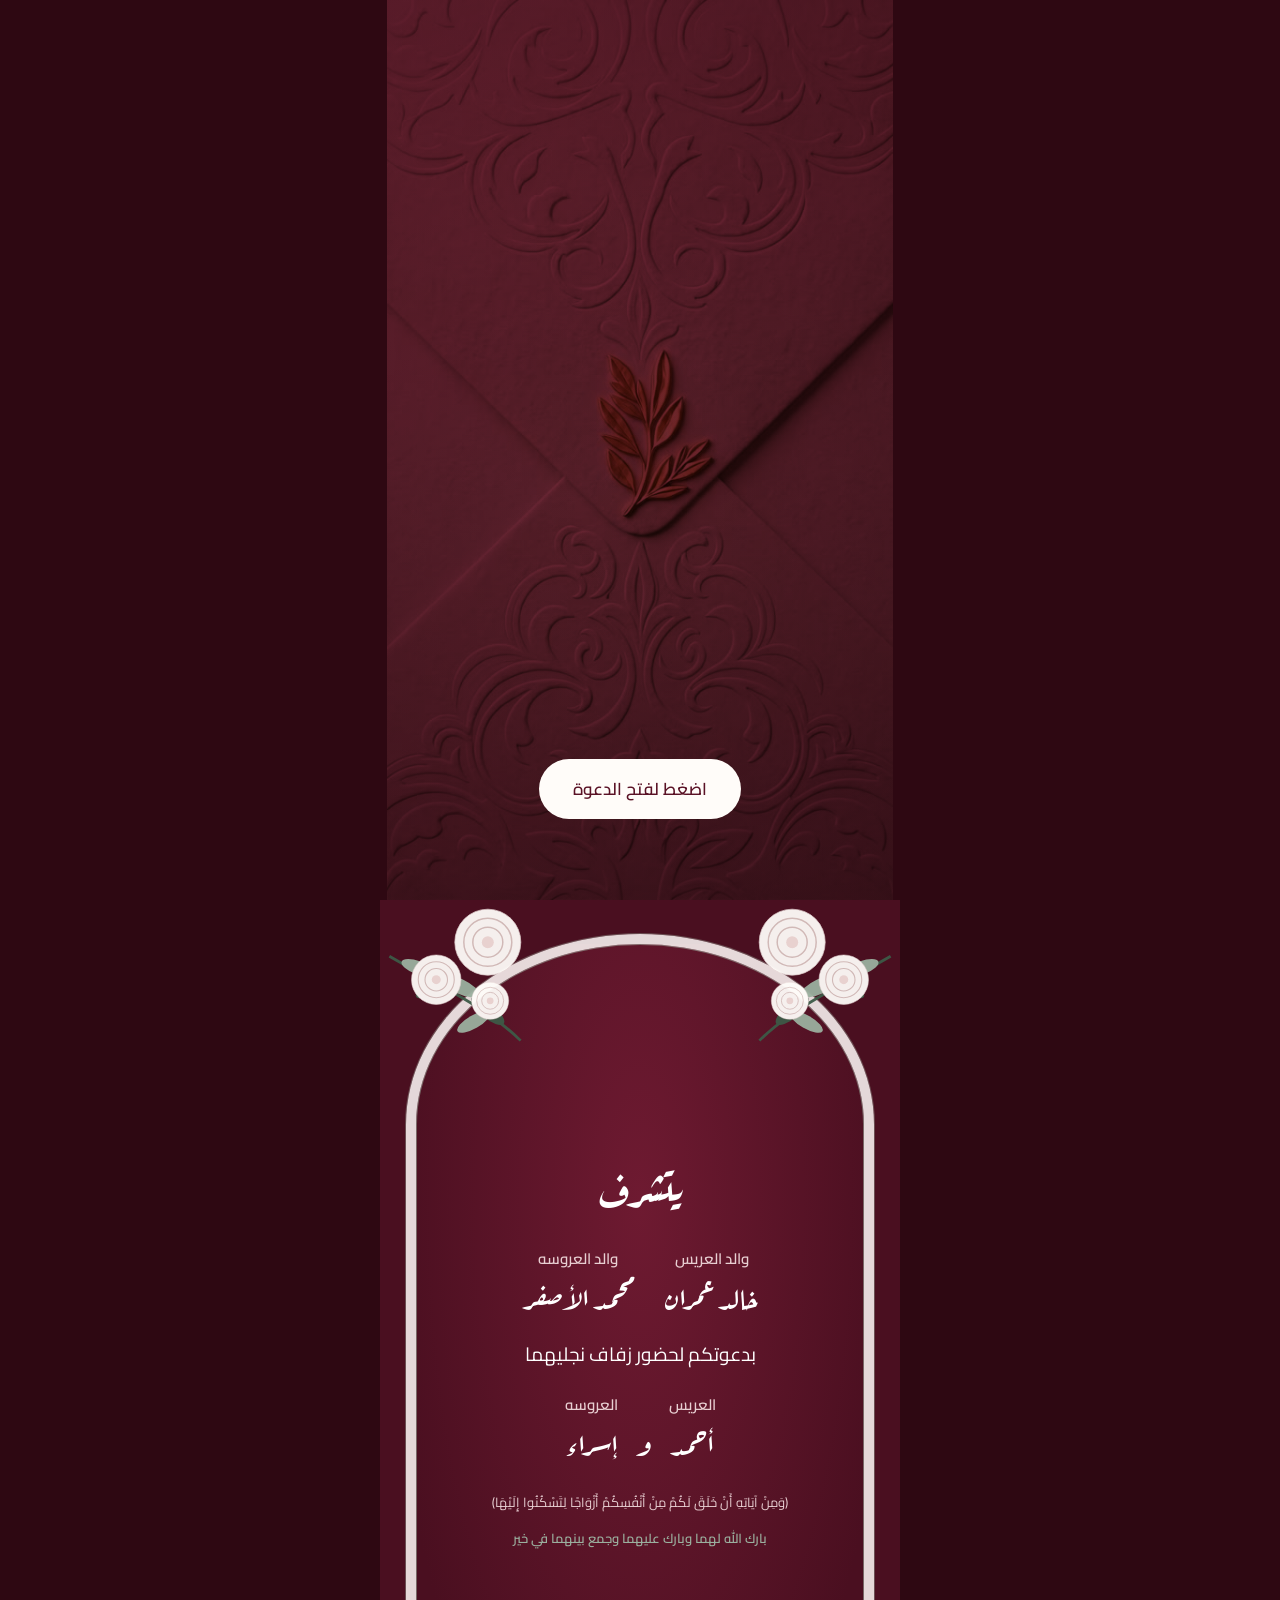
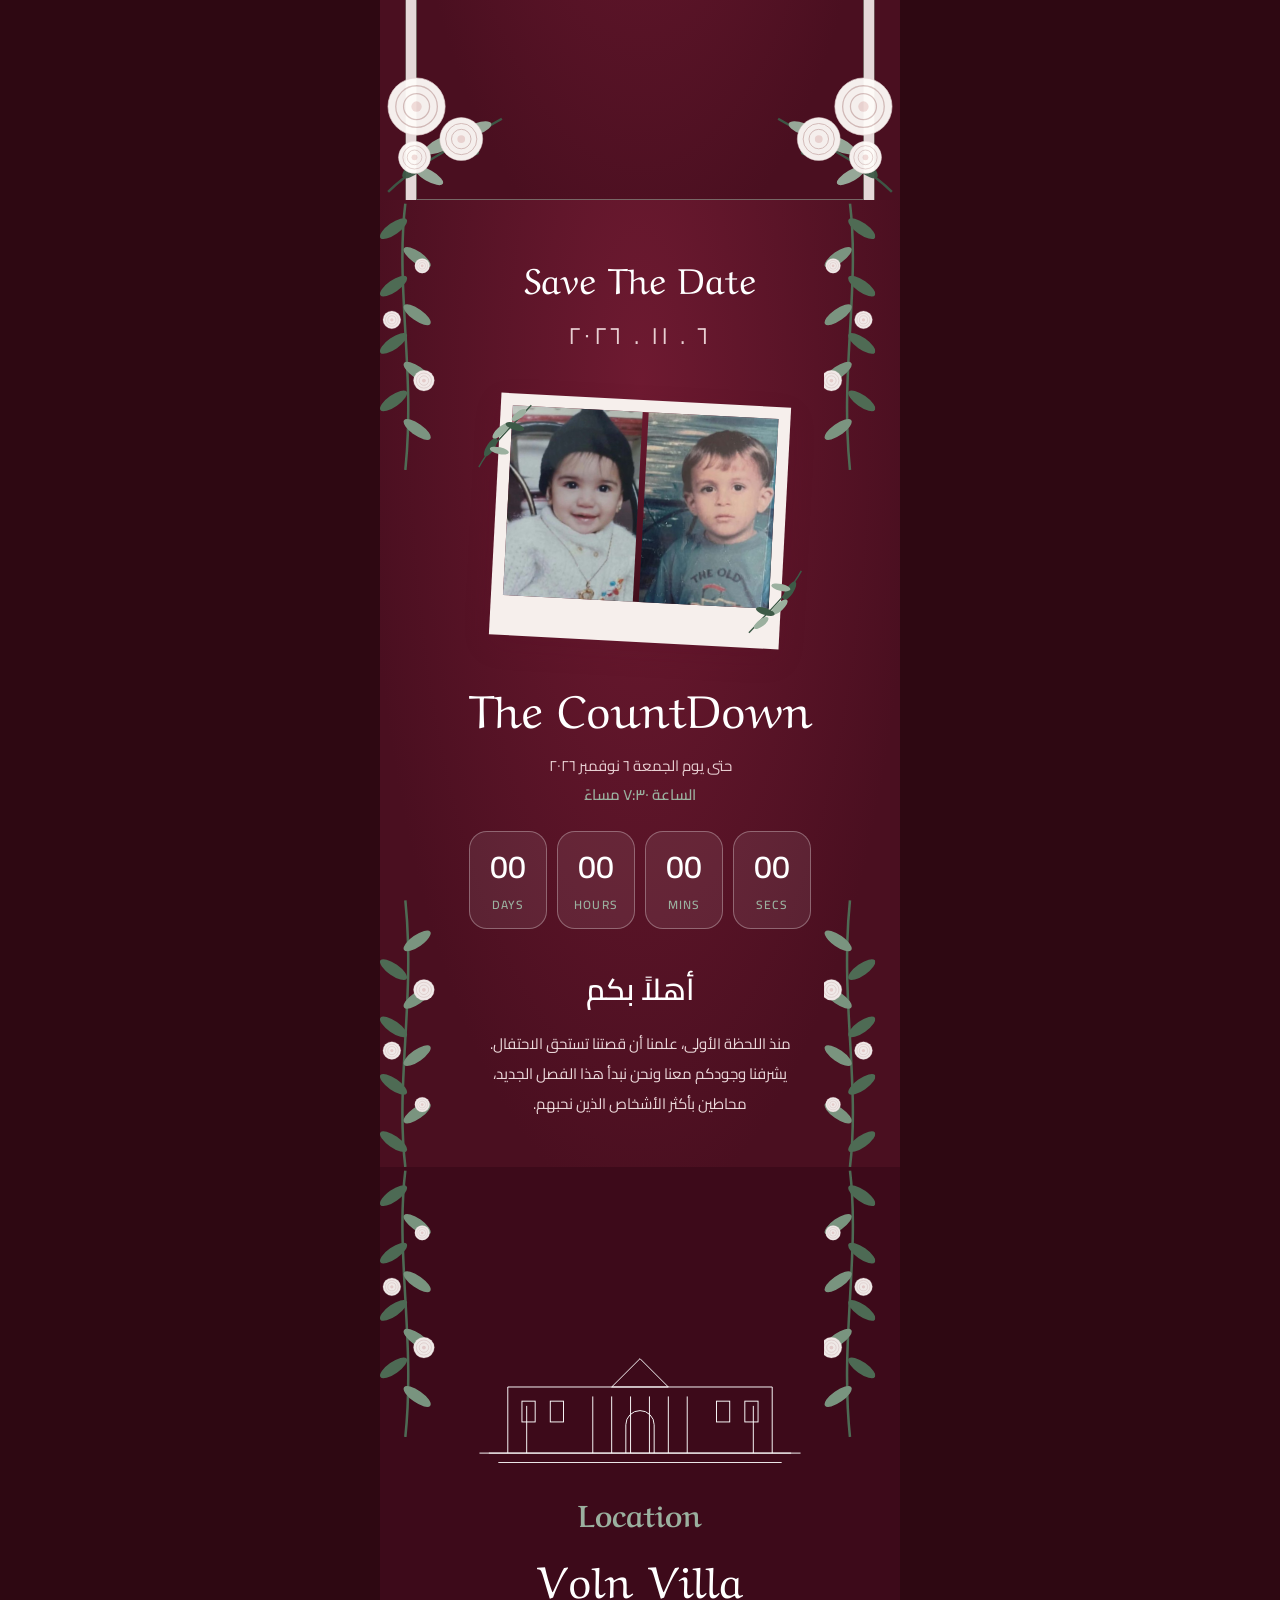
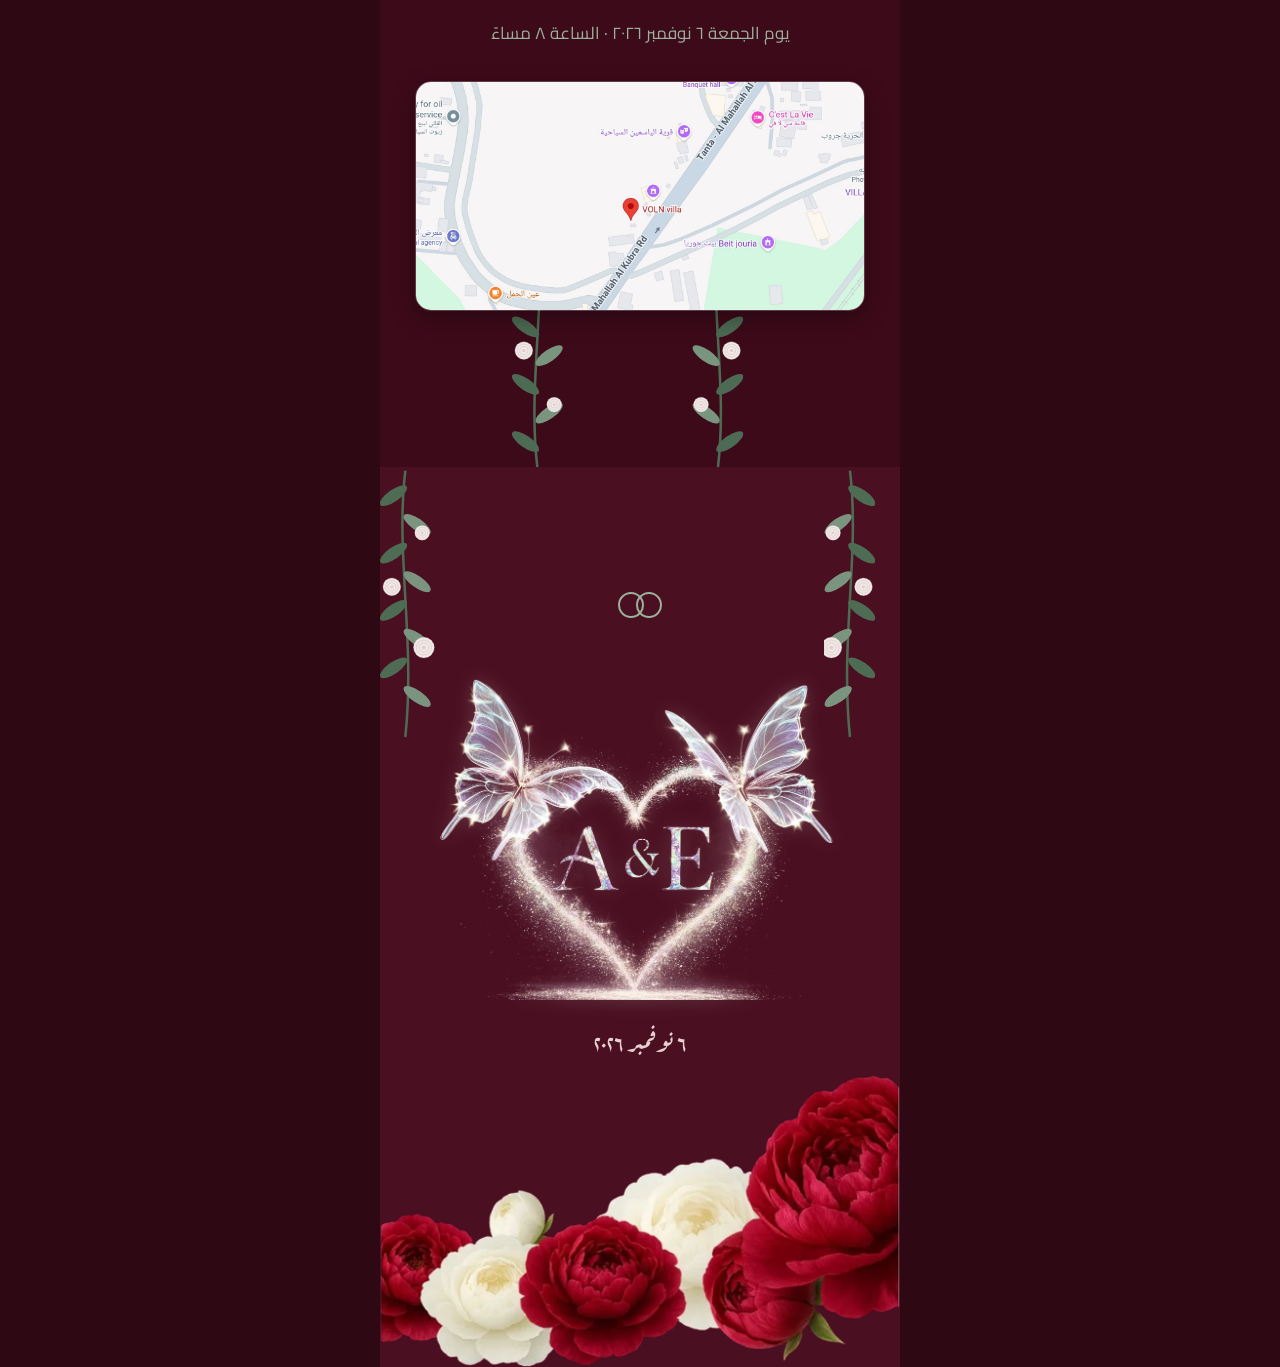
<file: index.html>
<!DOCTYPE html>
<html lang="ar" dir="rtl">
<head>
<meta charset="utf-8">
<meta name="viewport" content="width=device-width, initial-scale=1, viewport-fit=cover">
<title>دعوة زفاف أحمد وإسراء</title>
<link href="https://fonts.googleapis.com/css2?family=Aref+Ruqaa:wght@400;700&family=Cairo:wght@300;400;600&family=Playfair+Display:ital@1&display=swap" rel="stylesheet">
<link rel="stylesheet" href="style.css">
<meta name="description" content="We invite you to the wedding of Ahmed &amp; Esraa">
<meta property="og:title" content="Ahmed &amp; Esraa">
<meta property="og:description" content="We invite you to the wedding of Ahmed &amp; Esraa | Friday, November 6, 2026">
<meta property="og:url" content="https://ahmed-esraa-weddingg.vercel.app/">
<meta property="og:type" content="website">
<meta property="og:image" content="https://ahmed-esraa-weddingg.vercel.app/preview2.jpg">
<meta property="og:image:type" content="image/jpeg">
<meta property="og:image:width" content="1200">
<meta property="og:image:height" content="630">
<meta name="twitter:card" content="summary_large_image">
<meta name="twitter:image" content="https://ahmed-esraa-weddingg.vercel.app/preview2.jpg">
</head>
<body class="lock">
<audio id="bgm" src="./Albumaty.Com.Mahmoud.El.Esseily.Farha.mp3" loop preload="auto"></audio>
<svg width="0" height="0" style="position:absolute"><defs>
<symbol id="rose" viewBox="0 0 100 100"><circle cx="50" cy="50" r="44" fill="#fffcf9" stroke="#e6d6d4"/><circle cx="50" cy="50" r="32" fill="none" stroke="#d9c3c0" stroke-width="2"/><circle cx="50" cy="50" r="20" fill="none" stroke="#d9c3c0" stroke-width="2"/><circle cx="50" cy="50" r="8" fill="#f1dcd9"/></symbol>
<symbol id="sprig" viewBox="0 0 160 120"><g fill="#3d5a47"><path d="M10 110C40 80 80 60 150 20" stroke="#3d5a47" stroke-width="3" fill="none"/><ellipse cx="45" cy="78" rx="22" ry="8" transform="rotate(-40 45 78)"/><ellipse cx="75" cy="52" rx="22" ry="8" transform="rotate(-25 75 52)" fill="#9bb09f"/><ellipse cx="105" cy="52" rx="20" ry="7" transform="rotate(35 105 52)"/><ellipse cx="120" cy="32" rx="18" ry="7" transform="rotate(-20 120 32)" fill="#9bb09f"/><ellipse cx="60" cy="90" rx="20" ry="7" transform="rotate(30 60 90)" fill="#9bb09f"/></g></symbol>
<symbol id="branch" viewBox="0 0 90 320"><path d="M30 320C18 220 42 120 30 4" stroke="#4f7359" stroke-width="3" fill="none"/><ellipse cx="16" cy="290" rx="19" ry="7" transform="rotate(35 16 290)" fill="#4f7359"/><ellipse cx="44" cy="256" rx="19" ry="7" transform="rotate(-35 44 256)" fill="#7fa088"/><ellipse cx="16" cy="222" rx="19" ry="7" transform="rotate(35 16 222)" fill="#4f7359"/><ellipse cx="44" cy="188" rx="19" ry="7" transform="rotate(-35 44 188)" fill="#7fa088"/><ellipse cx="16" cy="154" rx="19" ry="7" transform="rotate(35 16 154)" fill="#4f7359"/><ellipse cx="44" cy="120" rx="19" ry="7" transform="rotate(-35 44 120)" fill="#7fa088"/><ellipse cx="16" cy="86" rx="19" ry="7" transform="rotate(35 16 86)" fill="#4f7359"/><ellipse cx="44" cy="52" rx="19" ry="7" transform="rotate(-35 44 52)" fill="#7fa088"/><use href="#rose" x="38" y="96" width="28" height="28"/><use href="#rose" x="2" y="170" width="24" height="24"/><use href="#rose" x="40" y="236" width="20" height="20"/></symbol><symbol id="flo" viewBox="0 0 160 160"><use href="#sprig" x="0" y="40" width="160" height="120"/><use href="#rose" x="5" y="5" width="80" height="80"/><use href="#rose" x="70" y="55" width="60" height="60"/><use href="#rose" x="20" y="85" width="45" height="45"/></symbol>
</defs></svg>

<div id="env"><div class="box">
<video id="ev" src="envelope.mp4" poster="envelope-poster.jpg" muted playsinline preload="auto"></video>
<div class="tint"></div><div class="tint2"></div>
<button id="openBtn">اضغط لفتح الدعوة</button></div></div>

<button id="snd" aria-label="تشغيل أو إيقاف الصوت"><svg id="si" width="26" height="26" viewBox="0 0 24 24" fill="none" stroke="currentColor" stroke-width="1.6" stroke-linecap="round" stroke-linejoin="round"><path d="M3 9h4l5-4v14l-5-4H3z"/><path id="wv" d="M16 9a4 4 0 010 6M19 6a8 8 0 010 12"/></svg></button>

<button id="as" aria-label="تمرير تلقائي" aria-pressed="false" style="position:fixed;z-index:40;bottom:calc(20px + env(safe-area-inset-bottom,0px));width:56px;height:56px;border-radius:50%;border:0;background:var(--paper);color:var(--w5);display:grid;place-items:center;cursor:pointer;box-shadow:0 4px 18px rgba(0,0,0,.25)"><svg id="ai" width="24" height="24" viewBox="0 0 24 24" fill="none" stroke="currentColor" stroke-width="1.8" stroke-linecap="round" stroke-linejoin="round"></svg></button>
<main class="col">
<section id="hero">
<video id="hv" src="hero.mp4" poster="hero-poster.jpg" muted loop playsinline preload="auto"></video><div class="ov"></div>
<div class="in">
<div class="bis ruq h1" style="--i:0">بِسْمِ اللَّهِ الرَّحْمَٰنِ الرَّحِيمِ</div>
<div class="sub h1" style="--i:1">نتشرف بدعوتكم لحفل زفافنا</div>
<div class="rule h1" style="--i:2">★</div>
<div class="nm ruq h1" style="--i:3">أحمد</div>
<div class="amp h1" style="--i:4">&amp;</div>
<div class="nm ruq h1" style="--i:5">إسراء</div>
<div class="rule h1" style="--i:6">★</div>
<div class="dt ruq h1" style="--i:7">٦ نوفمبر ٢٠٢٦</div>

</div><img class="pe" id="pe1" src="flowers.webp" alt=""></section>

<section id="inv">
<div class="arch"></div>
<svg class="fl" style="top:0;right:0"><use href="#flo"/></svg>
<svg class="fl" style="top:0;left:0;transform:scaleX(-1)"><use href="#flo"/></svg>
<svg class="fl" style="bottom:0;left:0;width:130px;height:130px"><use href="#flo"/></svg>
<svg class="fl" style="bottom:0;right:0;width:130px;height:130px;transform:scaleX(-1)"><use href="#flo"/></svg>
<div class="inv rv">
<div class="big ruq">يتشرف</div>
<div class="pair"><div><span class="t">والد العريس</span><span class="n ruq">خالد عمران</span></div>
<div><span class="t">والد العروسه</span><span class="n ruq">محمد الأصفر</span></div></div>
<div class="txt">بدعوتكم لحضور زفاف نجليهما</div>
<div class="pair" style="gap:18px;align-items:flex-end"><div><span class="t">العريس</span><span class="n ruq">أحمد</span></div><span class="n ruq">و</span><div><span class="t">العروسه</span><span class="n ruq">إسراء</span></div></div>
<div class="ayah">﴿وَمِنْ آيَاتِهِ أَنْ خَلَقَ لَكُمْ مِنْ أَنْفُسِكُمْ أَزْوَاجًا لِتَسْكُنُوا إِلَيْهَا﴾</div>
<div class="dua">بارك الله لهما وبارك عليهما وجمع بينهما في خير</div>
</div></section>

<section id="cd"><svg class="br t l" viewBox="0 0 90 320" aria-hidden="true"><use href="#branch" style="transform:scale(1,-1);transform-box:fill-box;transform-origin:center"/></svg><svg class="br t r" viewBox="0 0 90 320" aria-hidden="true"><use href="#branch" style="transform:scale(-1,-1);transform-box:fill-box;transform-origin:center"/></svg><svg class="br b l" viewBox="0 0 90 320" aria-hidden="true"><use href="#branch" style="transform:scale(1,1);transform-box:fill-box;transform-origin:center"/></svg><svg class="br b r" viewBox="0 0 90 320" aria-hidden="true"><use href="#branch" style="transform:scale(-1,1);transform-box:fill-box;transform-origin:center"/></svg>
<div class="sv ruq"> Save The Date</div><div class="sd" dir="ltr">٦ . ١١ . ٢٠٢٦</div>
<div class="pol"><div class="f"><div class="ph"><img src="ahmed.jpg" alt="أحمد"><img src="esraa.jpg" alt="إسراء"></div></div>
<svg style="top:-34px;left:-34px;transform:rotate(-20deg)"><use href="#sprig"/></svg>
<svg style="bottom:-30px;right:-34px;transform:rotate(160deg)"><use href="#sprig"/></svg></div>
<div class="cdt cdt-a"> The CountDown</div>
<div class="until">حتى يوم الجمعة ٦ نوفمبر ٢٠٢٦<br><b>الساعة ٧:٣٠ مساءً</b></div>
<div class="boxes" id="bx"><div class="bx"><b>00</b><span>DAYS</span></div><div class="bx"><b>00</b><span>HOURS</span></div><div class="bx"><b>00</b><span>MINS</span></div><div class="bx"><b>00</b><span>SECS</span></div></div>
<div class="wel">أهلاً بكم</div>
<p class="wp">منذ اللحظة الأولى، علمنا أن قصتنا تستحق الاحتفال. يشرفنا وجودكم معنا ونحن نبدأ هذا الفصل الجديد، محاطين بأكثر الأشخاص الذين نحبهم.</p>
</section>

<section id="ven"><svg class="br t l" viewBox="0 0 90 320" aria-hidden="true"><use href="#branch" style="transform:scale(1,-1);transform-box:fill-box;transform-origin:center"/></svg><svg class="br t r" viewBox="0 0 90 320" aria-hidden="true"><use href="#branch" style="transform:scale(-1,-1);transform-box:fill-box;transform-origin:center"/></svg><svg class="br b l" viewBox="0 0 90 320" aria-hidden="true"><use href="#branch" style="transform:scale(1,1);transform-box:fill-box;transform-origin:center"/></svg><svg class="br b r" viewBox="0 0 90 320" aria-hidden="true"><use href="#branch" style="transform:scale(-1,1);transform-box:fill-box;transform-origin:center"/></svg>
<svg class="b rv" viewBox="0 0 360 170" fill="none" stroke="currentColor" stroke-width="1"><path d="M20 160h320M40 160v-70h280v70M150 90l30-30 30 30M150 90h60M130 160v-60M230 160v-60M150 160v-60M210 160v-60M170 160v-60M190 160v-60M60 160v-50M300 160v-50M10 160h340M30 170h300"/><path d="M165 160v-30a15 15 0 0130 0v30"/><g><rect x="55" y="105" width="14" height="22"/><rect x="85" y="105" width="14" height="22"/><rect x="261" y="105" width="14" height="22"/><rect x="291" y="105" width="14" height="22"/></g></svg>
<div class="vn ruq rv"> Location</div>
<div class="vc ruq rv"> Voln Villa </div>

<div class="vl rv" style="color:var(--sage)">يوم الجمعة ٦ نوفمبر ٢٠٢٦ · الساعة ٨ مساءً</div>
<a class="map-link-card rv" href="https://maps.app.goo.gl/HVQM5vEbZ224rzEf6?g_st=iw" target="_blank" rel="noopener">
    <img src="./Screenshot 2026-10-09 035436.jpg" alt="خريطة الموقع" class="map-img">
</a>
</section>

<section id="end"><svg class="br t l" viewBox="0 0 90 320" aria-hidden="true"><use href="#branch" style="transform:scale(1,-1);transform-box:fill-box;transform-origin:center"/></svg><svg class="br t r" viewBox="0 0 90 320" aria-hidden="true"><use href="#branch" style="transform:scale(-1,-1);transform-box:fill-box;transform-origin:center"/></svg><svg class="br b l" viewBox="0 0 90 320" aria-hidden="true"><use href="#branch" style="transform:scale(1,1);transform-box:fill-box;transform-origin:center"/></svg><svg class="br b r" viewBox="0 0 90 320" aria-hidden="true"><use href="#branch" style="transform:scale(-1,1);transform-box:fill-box;transform-origin:center"/></svg>
<div class="rings rv"><i></i><i></i></div>
<img class="bf rv" src="butterfly-heart.webp" alt="A &amp; E">
<div class="edt ruq rv" style="font-size:24px">٦ نوفمبر ٢٠٢٦</div>
<img class="pe" id="pe2" alt="">
</section>
</main>

<script src="script.js"></script>
</body>
</html>
</file>
<file: style.css>
:root{--w9:#2e0812;--w7:#5a1226;--w5:#7d1f38;--blush:#f6efec;--paper:#fffcf9;--green:#3d5a47;--sage:#9bb09f;--ink:#2a1218;--mute:#6b4a52;--line:#e6d6d4;
box-sizing:border-box;padding-top:env(safe-area-inset-top,0px);padding-bottom:env(safe-area-inset-bottom,0px)}
:root:not([data-theme="light"]){}
html{height:100%;scroll-padding-top:env(safe-area-inset-top,0px);scroll-behavior:smooth}
*{box-sizing:border-box;margin:0}
body{min-height:100%;background:var(--w9);font-family:Cairo,sans-serif;color:var(--ink);overflow-x:hidden}
body.lock{overflow:hidden}
.col{width:min(100%,520px);margin:0 auto;position:relative}
section{min-height:100svh;position:relative;overflow:hidden;display:flex;flex-direction:column;align-items:center;justify-content:center;text-align:center;padding:48px 24px}
.ruq{font-family:'Aref Ruqaa',serif}
/* envelope */
#env{position:fixed;inset:0;z-index:50;background:var(--w9);display:flex;justify-content:center;transition:opacity 1.2s ease,visibility 1.2s}
#env.out{opacity:0;visibility:hidden}
#env .box{position:relative;height:100%;aspect-ratio:9/16;max-width:100%}
#env video,#env .tint{position:absolute;inset:0;width:100%;height:100%;object-fit:cover}
#env .tint{background:linear-gradient(160deg,#7d1f38,#4a0f20);mix-blend-mode:multiply;opacity:.92;pointer-events:none}
#env .tint2{position:absolute;inset:0;background:radial-gradient(circle at 50% 55%,rgba(155,176,159,.0),rgba(46,8,18,.45));pointer-events:none}
#openBtn{position:absolute;left:50%;bottom:calc(9% + env(safe-area-inset-bottom,0px));transform:translateX(-50%);background:var(--paper);color:var(--w7);border:0;border-radius:40px;padding:14px 34px;font:600 17px Cairo;cursor:pointer;animation:pulse 2.4s ease-in-out infinite;white-space:nowrap}
#openBtn:focus-visible{outline:2px solid var(--sage);outline-offset:4px}
@keyframes pulse{50%{transform:translateX(-50%) scale(1.05);box-shadow:0 0 0 12px rgba(255,255,255,.12)}}
/* hero */
#hero{color:#fff;background:var(--w9);padding:0}
#hero video{position:absolute;inset:0;width:100%;height:100%;object-fit:cover}
#hero .ov{position:absolute;inset:0;background:linear-gradient(180deg,rgba(0,0,0,.38),rgba(0,0,0,0) 30%,rgba(0,0,0,0) 62%,rgba(0,0,0,.5))}
#hero .in{position:relative;display:flex;flex-direction:column;align-items:center;gap:14px;padding:40px 20px}
.h1{opacity:0;transform:translateY(18px)}
body.go .h1{animation:up 1.1s cubic-bezier(.2,.7,.2,1) forwards;animation-delay:calc(var(--i)*.35s + .4s)}
@keyframes up{to{opacity:1;transform:none}}
.bis{font-size:28px}
.sub{font-size:17px;letter-spacing:.04em;font-weight:300}
.rule{display:flex;align-items:center;gap:10px;width:250px;color:var(--sage)}
.rule::before,.rule::after{content:"";flex:1;height:1px;background:rgba(255,255,255,.4)}
.nm{font-size:clamp(54px,17vw,84px);line-height:1.15;text-shadow:0 3px 18px rgba(46,8,18,.6)}
.amp{font-family:'Playfair Display',serif;font-style:italic;font-size:26px;color:var(--sage)}
.dt{font-size:26px;margin-top:6px}
.arrow{width:38px;height:38px;border:1px solid rgba(255,255,255,.6);border-radius:50%;display:grid;place-items:center;color:#fff;text-decoration:none;margin-top:10px;animation:bob 2s infinite}
@keyframes bob{50%{transform:translateY(6px)}}
#snd{position:fixed;z-index:40;bottom:calc(20px + env(safe-area-inset-bottom,0px));inset-inline-start:max(16px,calc(50% - 244px));width:56px;height:56px;border-radius:50%;border:0;background:var(--paper);color:var(--w5);display:grid;place-items:center;cursor:pointer;box-shadow:0 4px 18px rgba(0,0,0,.25);opacity:0;visibility:hidden;transition:.6s}
#as{opacity:0;visibility:hidden;transition:.6s;inset-inline-start:auto;inset-inline-end:max(16px,calc(50% - 244px))}body.go #snd,body.go #as{opacity:1;visibility:visible}
#snd:focus-visible{outline:2px solid var(--green);outline-offset:3px}
/* invitation */
#inv{background:linear-gradient(var(--blush),var(--blush))}
.arch{position:absolute;inset:34px 26px 0;border-radius:50% 50% 0 0/22% 22% 0 0;background:radial-gradient(ellipse at 50% 30%,var(--paper),var(--blush) 80%);border:10px solid var(--paper);border-bottom:0;box-shadow:inset 0 0 0 1px var(--line),0 0 0 1px var(--line)}
.fl{position:absolute;width:150px;opacity:.95}
.inv{position:relative;display:flex;flex-direction:column;align-items:center;gap:12px;max-width:340px}
.inv .big{font-size:46px;color:var(--w7);margin-bottom:10px}
.pair{display:flex;gap:30px;justify-content:center}
.pair div{display:flex;flex-direction:column;align-items:center}
.t{font-size:15px;font-weight:600;color:var(--mute)}
.n{font-size:30px;color:var(--w7);line-height:1.5}
.txt{font-size:19px;margin:6px 0}
.ayah{font-size:13px;color:var(--mute);margin-top:14px;line-height:1.9}
.dua{font-size:13px;color:var(--green);font-weight:600}
/* countdown */
#cd{background:var(--blush);gap:6px}
.sd{font-family:'Playfair Display',serif;font-size:22px;letter-spacing:.18em;color:var(--mute)}
.pol{position:relative;width:min(290px,84vw);margin:36px 0 22px;transform:rotate(3deg)}
.pol .f{background:#efe3dc;padding:12px 12px 40px;box-shadow:0 10px 26px rgba(90,18,38,.18)}
.pol .ph img{width:100%;height:100%;object-fit:cover;display:block}.pol .ph{aspect-ratio:1.4;gap:6px;grid-template-columns:1fr 1fr;background:linear-gradient(145deg,var(--w5),var(--w9));display:grid;place-items:center;color:var(--paper);font-size:60px}
.pol svg{position:absolute;width:78px}
.cdt{font-family:'Playfair Display',serif;font-style:italic;font-size:44px;color:var(--w5)}
.cdt-a{font-family:'Aref Ruqaa';font-style:normal;font-size:46px}
.until{font-size:15px;color:var(--mute);margin:4px 0 16px}
.boxes{display:flex;gap:10px;direction:ltr}
.bx{width:78px;padding:14px 0 10px;background:var(--paper);border:1px solid var(--line);border-radius:18px}
.bx b{display:block;font-family:'Playfair Display',serif;font-style:italic;font-weight:400;font-size:34px;color:var(--ink)}
.bx span{font-size:13px;color:var(--w5)}
.wel{font-size:30px;font-weight:600;margin:26px 0 6px;color:var(--ink)}
.wp{font-size:15px;line-height:2;color:var(--mute);max-width:340px}
/* venue */
#ven{background:var(--paper);gap:12px}
#ven svg.b{width:min(340px,90%);color:var(--w7)}
.vn{font-size:30px;font-weight:600;color:var(--w5);margin-top:14px}
.vc{font-size:44px;color:var(--w5);line-height:1.3}
.vl{font-size:17px;color:var(--mute)}
.ph2{position:relative;width:min(340px,100%);aspect-ratio:1.6;border-radius:8px;margin-top:20px;overflow:hidden;background:repeating-linear-gradient(90deg,transparent 0 5px,rgba(255,255,255,.1) 5px 6px),linear-gradient(180deg,var(--w9),var(--w5) 55%,#e9d6d3 130%);display:block}
.ph2::after{content:"";position:absolute;inset:0;background:radial-gradient(circle at 30% 25%,rgba(255,255,255,.45),transparent 40%),radial-gradient(circle at 75% 20%,rgba(155,176,159,.45),transparent 35%)}
.ph2 span{position:absolute;top:12px;inset-inline-start:12px;z-index:2;background:#fff;color:#222;font-size:13px;padding:10px 14px;border-radius:6px}
.ph2:focus-visible{outline:3px solid var(--green)}
/* end */
#end{background:var(--paper);gap:22px}
.rings{display:flex;color:var(--sage)}
.rings i{width:26px;height:26px;border:2px solid currentColor;border-radius:50%;margin-inline:-4px}
.mono{font-size:150px;line-height:1;color:var(--w5)}
.edt{font-size:19px;color:var(--mute)}
.cor{position:absolute;bottom:0;width:150px}
.cor.l{left:0}.cor.r{right:0;transform:scaleX(-1)}

section:not(#hero){color:#fff}
#inv{background:#4a0f20}
#cd{background:radial-gradient(ellipse at 50% 20%,#6e1a31,#4a0f20 75%)}
#ven{background:#3d0a1a}
#end{background:#4a0f20}
.arch{background:radial-gradient(ellipse at 50% 30%,#6e1a31,#4a0f20 80%);border-color:rgba(255,252,249,.85);box-shadow:inset 0 0 0 1px rgba(155,176,159,.55),0 0 0 1px rgba(155,176,159,.4)}
.inv .big,.n,.cdt,.wel,.vc,.mono{color:#fff}
.t,.ayah,.sd,.until,.vl,.edt{color:#e8cfd2}
.dua,.vn,.bx span{color:var(--sage)}
.wp{color:#ecd9db}
.bx{background:rgba(255,255,255,.08);border-color:rgba(255,255,255,.3)}
.bx b{color:#fff}
#ven svg.b{color:#fff}
.ph2{border:1px solid rgba(155,176,159,.55)}
.pol .f{background:#f6efec}

.br{position:absolute;width:76px;height:270px;opacity:.92;pointer-events:none;z-index:0;animation:sway 7s ease-in-out infinite}
.br.t{top:0;transform-origin:50% 0}.br.b{bottom:0;transform-origin:50% 100%}.br.l{left:0}.br.r{right:0;animation-delay:-3s}
@keyframes sway{50%{transform:rotate(2.5deg)}}
#cd>*:not(.br),#ven>*:not(.br),#end>.rv{position:relative}
.sd{font-family:Cairo,sans-serif;font-size:24px;letter-spacing:.14em}
.sv{font-size:36px;color:#fff;margin-bottom:2px}
.bx b{font-family:Cairo,sans-serif;font-style:normal;font-weight:600;font-size:32px;letter-spacing:0;line-height:1.3}
.until{line-height:1.9}.until b{color:var(--sage);font-weight:600}

#hero{justify-content:flex-start}
#hero .in{z-index:3;gap:10px;padding:46px 20px 0}
#hero::after{content:"";position:absolute;left:0;right:0;bottom:0;height:42%;background:linear-gradient(transparent,#4a0f20 82%);z-index:1;pointer-events:none}
.pe{position:absolute;left:0;bottom:-3%;width:104%;max-width:none;z-index:2;pointer-events:none}
#hero .ov{background:linear-gradient(180deg,rgba(30,4,12,.5),rgba(30,4,12,.24) 35%,rgba(30,4,12,.3) 65%,rgba(30,4,12,.5))}
#hero .nm{font-size:clamp(46px,13.5vw,68px);line-height:1.2;text-shadow:0 2px 3px rgba(40,6,16,.65),0 6px 26px rgba(40,6,16,.9)}
#hero .amp{color:#fff;font-size:34px;text-shadow:0 2px 6px rgba(40,6,16,.8)}
#hero .bis,#hero .sub,#hero .dt{text-shadow:0 2px 10px rgba(40,6,16,.85)}
#hero .rule{color:#fff;filter:drop-shadow(0 1px 4px rgba(40,6,16,.7))}
#end{padding-bottom:230px}#end .br.b{display:none}#end .pe{bottom:0;width:100%}
.mono{display:flex;align-items:center;justify-content:center;gap:4px;font-size:inherit;line-height:1}
.ini{font-family:Cairo,sans-serif;font-weight:600;font-size:78px;color:#fff;line-height:1}
.hb{width:124px;height:auto;animation:beat 2.4s ease-in-out infinite}
@keyframes beat{50%{transform:scale(1.07)}}
.bf{width:min(400px,94%);height:auto;filter:drop-shadow(0 0 10px rgba(255,255,255,.2));animation:flt 5s ease-in-out infinite}@keyframes flt{50%{transform:translateY(-6px)}}
.bx span{font-size:12px;letter-spacing:.1em;font-weight:600}
.rv{opacity:0;transform:translateY(16px);transition:1s}
.rv.on{opacity:1;transform:none}
@media (prefers-reduced-motion:reduce){*{animation:none!important;transition:none!important}.h1,.rv{opacity:1;transform:none}html{scroll-behavior:auto}}

.map-link-card {
    display: block;
    width: 100%;
    max-width: 450px; /* Aw el 7gm elly mnasb ll design bta3k */
    margin: 20px auto;
    border-radius: 16px;
    overflow: hidden;
    border: 1px solid rgba(255, 255, 255, 0.2);
    box-shadow: 0 8px 25px rgba(0, 0, 0, 0.3);
    transition: transform 0.3s ease, box-shadow 0.3s ease;
}

.map-link-card:hover {
    transform: translateY(-4px);
    box-shadow: 0 12px 30px rgba(0, 0, 0, 0.4);
}

.map-img {
    width: 100%;
    height: auto;
    display: block;
    object-fit: cover;
}
#env .epc{position:absolute;inset:0;width:100%;height:100%;object-fit:cover}
#openBtn:disabled{opacity:.6;animation:none;cursor:wait}
</file>
